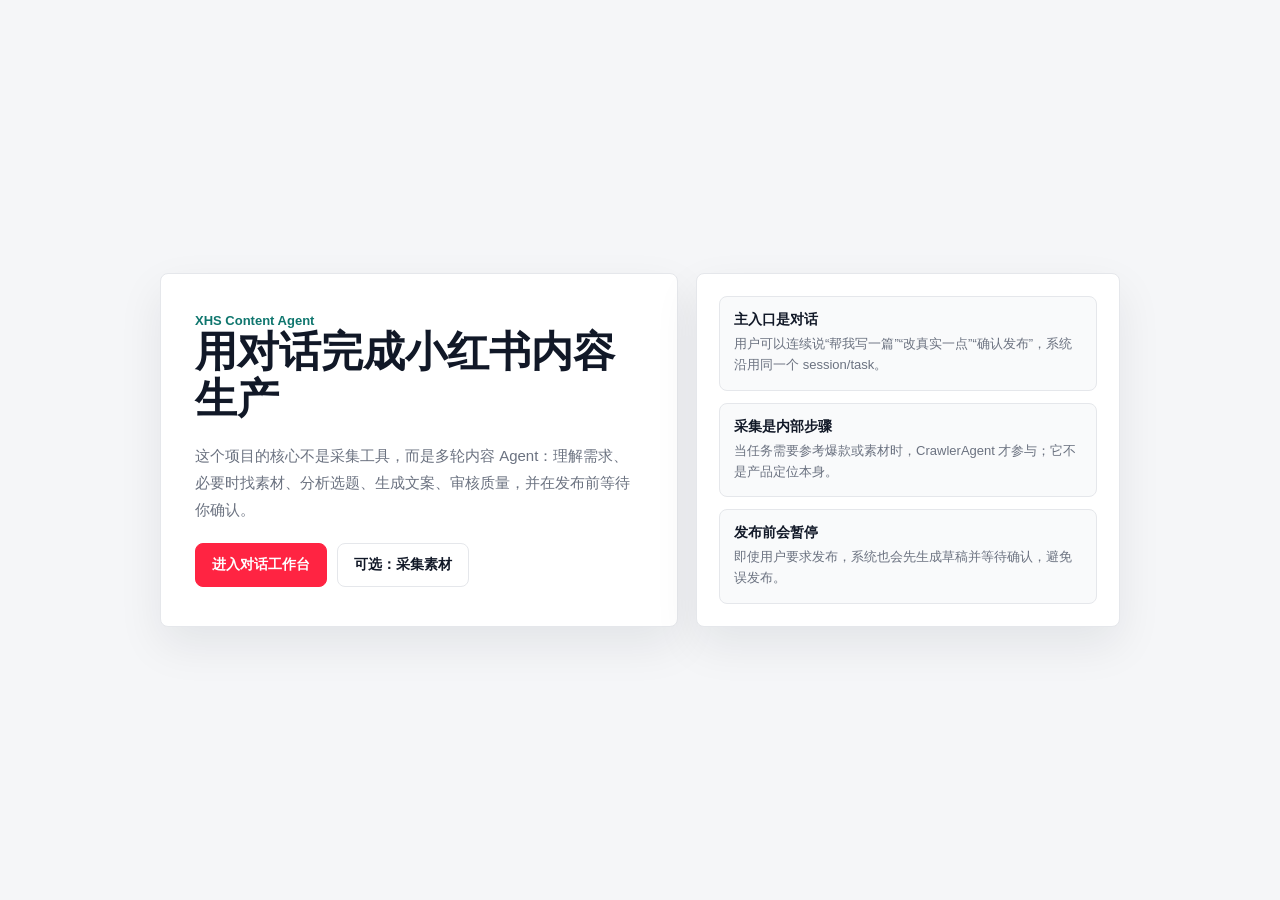
<file: static/index.html>
<!DOCTYPE html>
<html lang="zh-CN">
<head>
  <meta charset="UTF-8" />
  <meta name="viewport" content="width=device-width, initial-scale=1.0" />
  <title>小红书内容 Agent</title>
  <style>
    :root {
      --bg: #f5f6f8;
      --surface: #ffffff;
      --line: #e5e7eb;
      --text: #111827;
      --muted: #6b7280;
      --primary: #ff2442;
      --primary-dark: #e11d3a;
      --accent: #0f766e;
      --shadow: 0 18px 45px rgba(17,24,39,.08);
    }
    * { box-sizing: border-box; }
    body {
      margin: 0;
      min-height: 100vh;
      font-family: -apple-system, BlinkMacSystemFont, "Segoe UI", "PingFang SC", "Microsoft YaHei", sans-serif;
      color: var(--text);
      background: var(--bg);
      display: grid;
      place-items: center;
      padding: 24px;
    }
    .shell {
      width: min(960px, 100%);
      display: grid;
      grid-template-columns: minmax(0, 1.1fr) minmax(280px, .9fr);
      gap: 18px;
      align-items: stretch;
    }
    .hero, .panel {
      background: var(--surface);
      border: 1px solid var(--line);
      border-radius: 8px;
      box-shadow: var(--shadow);
    }
    .hero {
      padding: 34px;
      display: grid;
      align-content: center;
      gap: 20px;
    }
    .label {
      color: var(--accent);
      font-size: 13px;
      font-weight: 850;
    }
    h1 {
      margin: 0;
      font-size: 42px;
      line-height: 1.12;
      letter-spacing: 0;
    }
    p {
      margin: 0;
      color: var(--muted);
      font-size: 15px;
      line-height: 1.8;
    }
    .actions {
      display: flex;
      gap: 10px;
      flex-wrap: wrap;
    }
    .btn {
      min-height: 44px;
      display: inline-flex;
      align-items: center;
      justify-content: center;
      border-radius: 8px;
      padding: 0 16px;
      font-size: 14px;
      font-weight: 800;
      text-decoration: none;
      transition: background .18s ease, border-color .18s ease, transform .18s ease;
    }
    .btn.primary {
      background: var(--primary);
      color: #fff;
      border: 1px solid var(--primary);
    }
    .btn.primary:hover { background: var(--primary-dark); transform: translateY(-1px); }
    .btn.secondary {
      background: #fff;
      color: var(--text);
      border: 1px solid var(--line);
    }
    .btn.secondary:hover { border-color: #cbd5e1; transform: translateY(-1px); }
    .panel {
      padding: 22px;
      display: grid;
      gap: 12px;
      align-content: start;
    }
    .row {
      border: 1px solid var(--line);
      border-radius: 8px;
      padding: 14px;
      background: #f9fafb;
    }
    .row strong {
      display: block;
      margin-bottom: 5px;
      font-size: 14px;
    }
    .row span {
      color: var(--muted);
      font-size: 13px;
      line-height: 1.6;
    }
    @media (max-width: 760px) {
      body { place-items: start; }
      .shell { grid-template-columns: 1fr; }
      .hero { padding: 24px; }
      h1 { font-size: 30px; }
    }
  </style>
</head>
<body>
  <main class="shell">
    <section class="hero">
      <div>
        <div class="label">XHS Content Agent</div>
        <h1>用对话完成小红书内容生产</h1>
      </div>
      <p>这个项目的核心不是采集工具，而是多轮内容 Agent：理解需求、必要时找素材、分析选题、生成文案、审核质量，并在发布前等待你确认。</p>
      <div class="actions">
        <a class="btn primary" href="/static/generate.html">进入对话工作台</a>
        <a class="btn secondary" href="/static/crawl.html">可选：采集素材</a>
      </div>
    </section>

    <aside class="panel">
      <div class="row">
        <strong>主入口是对话</strong>
        <span>用户可以连续说“帮我写一篇”“改真实一点”“确认发布”，系统沿用同一个 session/task。</span>
      </div>
      <div class="row">
        <strong>采集是内部步骤</strong>
        <span>当任务需要参考爆款或素材时，CrawlerAgent 才参与；它不是产品定位本身。</span>
      </div>
      <div class="row">
        <strong>发布前会暂停</strong>
        <span>即使用户要求发布，系统也会先生成草稿并等待确认，避免误发布。</span>
      </div>
    </aside>
  </main>
</body>
</html>
</file>
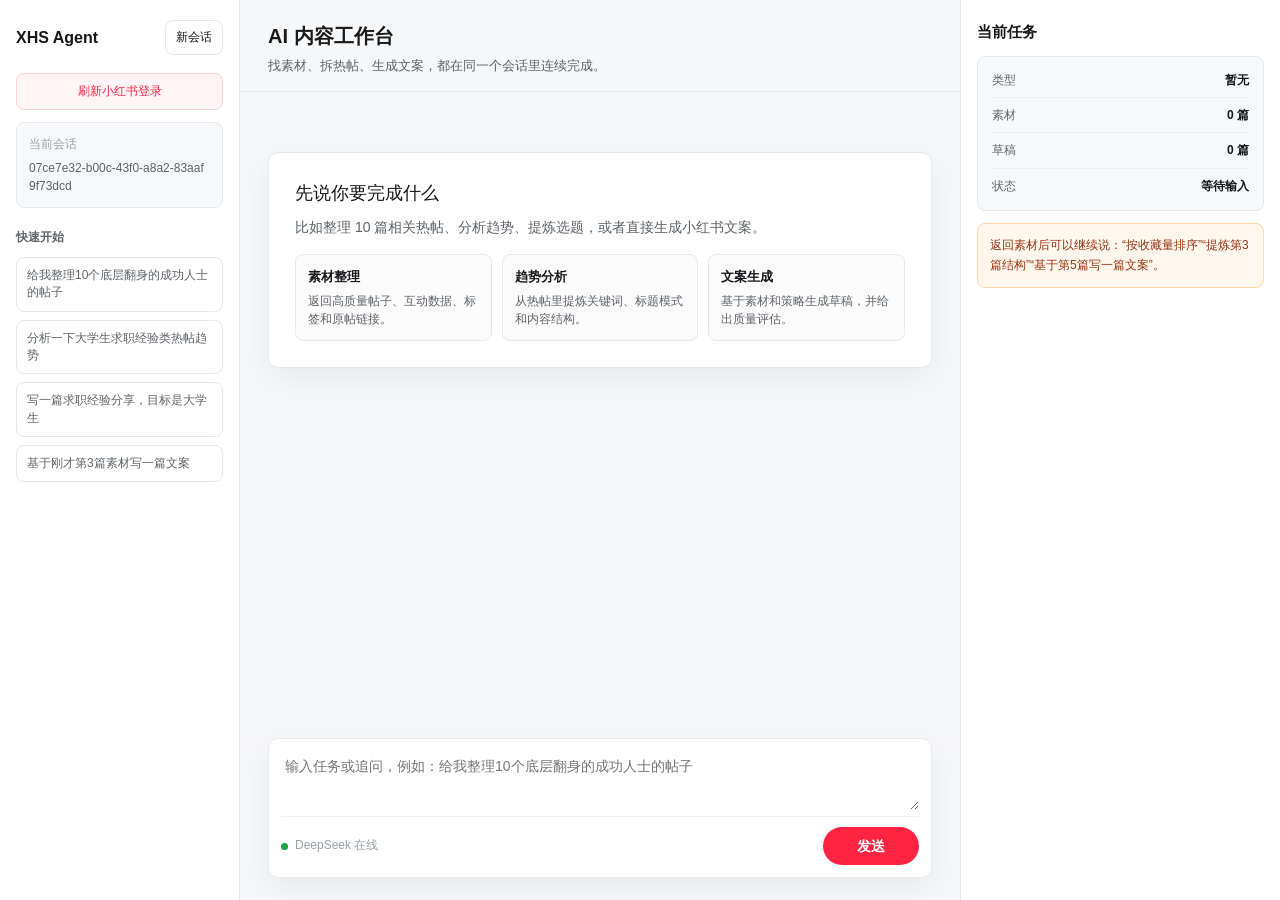
<file: static/auto.html>
<!DOCTYPE html>
<html lang="zh-CN">
<head>
  <meta charset="UTF-8" />
  <meta name="viewport" content="width=device-width, initial-scale=1.0" />
  <title>AI 内容工作台</title>
  <link rel="stylesheet" href="/static/common.css" />
  <style>
    :root {
      --surface: #ffffff;
      --panel: #f7f8fa;
      --line: #e8e8ec;
      --line-soft: #f1f1f4;
      --ink: #17181a;
      --ink-soft: #5f6368;
      --ink-muted: #9aa0a6;
      --red: #ff2442;
      --red-dark: #e51f3b;
      --green: #16a34a;
      --blue: #2563eb;
      --amber: #d97706;
      --shadow: 0 10px 32px rgba(17, 24, 39, .06);
    }

    body {
      padding: 0;
      background: #f6f7f9;
      color: var(--ink);
    }

    .workspace {
      display: grid;
      grid-template-columns: 240px minmax(0, 1fr) 320px;
      min-height: 100vh;
    }

    .sidebar,
    .task-panel {
      background: var(--surface);
      border-color: var(--line);
    }

    .sidebar {
      border-right: 1px solid var(--line);
      padding: 20px 16px;
      position: sticky;
      top: 0;
      height: 100vh;
      overflow: auto;
    }

    .brand {
      display: flex;
      align-items: center;
      justify-content: space-between;
      gap: 10px;
      margin-bottom: 18px;
    }

    .brand-title {
      font-size: 16px;
      font-weight: 700;
      letter-spacing: 0;
    }

    .new-chat {
      border: 1px solid var(--line);
      background: var(--surface);
      color: var(--ink);
      border-radius: 8px;
      padding: 7px 10px;
      cursor: pointer;
      font: inherit;
      font-size: 12px;
      transition: background .18s, border-color .18s;
    }

    .new-chat:hover {
      background: var(--panel);
      border-color: #d9dbe1;
    }

    .login-refresh {
      width: 100%;
      border: 1px solid #ffd0d8;
      background: #fff5f7;
      color: var(--red);
      border-radius: 8px;
      padding: 8px 10px;
      cursor: pointer;
      font: inherit;
      font-size: 12px;
      margin-bottom: 12px;
      transition: background .18s, border-color .18s;
    }

    .login-refresh:hover {
      background: #ffecef;
      border-color: #ff9aac;
    }

    .login-refresh:disabled {
      cursor: not-allowed;
      opacity: .65;
    }

    .session-card {
      border: 1px solid var(--line);
      border-radius: 8px;
      padding: 12px;
      background: var(--panel);
      margin-bottom: 16px;
    }

    .session-label {
      font-size: 12px;
      color: var(--ink-muted);
      margin-bottom: 4px;
    }

    .session-id {
      font-size: 12px;
      color: var(--ink-soft);
      word-break: break-all;
      line-height: 1.5;
    }

    .quick-title {
      font-size: 12px;
      font-weight: 700;
      color: var(--ink-soft);
      margin: 20px 0 10px;
    }

    .quick-list {
      display: grid;
      gap: 8px;
    }

    .quick-btn {
      width: 100%;
      text-align: left;
      border: 1px solid var(--line);
      background: var(--surface);
      color: var(--ink-soft);
      border-radius: 8px;
      padding: 9px 10px;
      cursor: pointer;
      font: inherit;
      font-size: 12px;
      line-height: 1.45;
      transition: background .18s, color .18s, border-color .18s;
    }

    .quick-btn:hover {
      color: var(--ink);
      background: var(--panel);
      border-color: #d9dbe1;
    }

    .main {
      display: flex;
      flex-direction: column;
      min-width: 0;
      height: 100vh;
    }

    .topbar-chat {
      flex: 0 0 auto;
      padding: 20px 28px 14px;
      border-bottom: 1px solid var(--line);
      background: rgba(246, 247, 249, .92);
      backdrop-filter: blur(10px);
    }

    .topbar-chat h1 {
      font-size: 20px;
      margin: 0 0 4px;
      letter-spacing: 0;
    }

    .topbar-chat p {
      margin: 0;
      color: var(--ink-soft);
      font-size: 13px;
    }

    .chat-scroll {
      flex: 1 1 auto;
      overflow: auto;
      padding: 24px 28px 130px;
    }

    .empty-state {
      max-width: 760px;
      margin: 36px auto;
      background: var(--surface);
      border: 1px solid var(--line);
      border-radius: 10px;
      padding: 26px;
      box-shadow: var(--shadow);
    }

    .empty-state h2 {
      font-size: 18px;
      margin-bottom: 8px;
    }

    .empty-state p {
      color: var(--ink-soft);
      margin-bottom: 16px;
    }

    .capability-grid {
      display: grid;
      grid-template-columns: repeat(3, minmax(0, 1fr));
      gap: 10px;
    }

    .capability {
      border: 1px solid var(--line);
      border-radius: 8px;
      padding: 12px;
      background: #fbfbfc;
    }

    .capability strong {
      display: block;
      font-size: 13px;
      margin-bottom: 4px;
    }

    .capability span {
      display: block;
      color: var(--ink-soft);
      font-size: 12px;
      line-height: 1.5;
    }

    .message {
      max-width: 860px;
      margin: 0 auto 18px;
      display: grid;
      gap: 8px;
    }

    .message.user {
      justify-items: end;
    }

    .bubble {
      border: 1px solid var(--line);
      border-radius: 10px;
      padding: 14px 16px;
      background: var(--surface);
      box-shadow: 0 1px 0 rgba(17, 24, 39, .02);
      max-width: 100%;
    }

    .message.user .bubble {
      background: #1f2937;
      color: #fff;
      border-color: #1f2937;
      max-width: 680px;
    }

    .message-meta {
      display: flex;
      align-items: center;
      gap: 8px;
      font-size: 12px;
      color: var(--ink-muted);
      margin-bottom: 8px;
    }

    .pill {
      display: inline-flex;
      align-items: center;
      height: 24px;
      padding: 0 9px;
      border-radius: 999px;
      background: #f2f3f5;
      color: var(--ink-soft);
      font-size: 12px;
      white-space: nowrap;
    }

    .pill.red {
      color: var(--red);
      background: #fff0f3;
    }

    .pill.green {
      color: var(--green);
      background: #effaf2;
    }

    .pill.blue {
      color: var(--blue);
      background: #eff6ff;
    }

    .assistant-text {
      color: var(--ink);
      line-height: 1.75;
      white-space: pre-wrap;
    }

    .progress-list {
      display: grid;
      gap: 9px;
      margin-top: 6px;
    }

    .progress-row {
      display: flex;
      align-items: center;
      gap: 10px;
      color: var(--ink-soft);
      font-size: 13px;
    }

    .progress-dot {
      width: 8px;
      height: 8px;
      border-radius: 50%;
      background: #d4d7dd;
      flex: 0 0 auto;
    }

    .progress-row.done .progress-dot {
      background: var(--green);
    }

    .progress-row.active .progress-dot {
      background: var(--red);
      box-shadow: 0 0 0 4px rgba(255, 36, 66, .12);
    }

    .source-summary,
    .draft-summary {
      display: flex;
      align-items: center;
      justify-content: space-between;
      gap: 12px;
      margin-bottom: 14px;
      padding-bottom: 12px;
      border-bottom: 1px solid var(--line-soft);
    }

    .source-summary h3,
    .draft-summary h3 {
      margin: 0;
      font-size: 16px;
    }

    .source-list,
    .draft-list {
      display: grid;
      gap: 12px;
    }

    .source-item,
    .draft-item {
      border: 1px solid var(--line);
      border-radius: 8px;
      padding: 14px;
      background: #fff;
    }

    .source-head {
      display: flex;
      justify-content: space-between;
      gap: 14px;
      align-items: flex-start;
      margin-bottom: 8px;
    }

    .source-index {
      color: var(--red);
      font-weight: 700;
      font-size: 12px;
      margin-bottom: 4px;
    }

    .source-title,
    .draft-title {
      font-size: 15px;
      font-weight: 700;
      line-height: 1.45;
      margin-bottom: 8px;
    }

    .source-stats {
      display: flex;
      flex-wrap: wrap;
      gap: 8px;
      color: var(--ink-muted);
      font-size: 12px;
      margin-bottom: 10px;
    }

    .source-content,
    .draft-body {
      color: var(--ink-soft);
      line-height: 1.75;
      white-space: pre-wrap;
      font-size: 13px;
    }

    .tags {
      display: flex;
      flex-wrap: wrap;
      gap: 6px;
      margin-top: 10px;
    }

    .tag-chip {
      border-radius: 999px;
      background: #f2f3f5;
      color: var(--ink-muted);
      font-size: 12px;
      padding: 3px 9px;
    }

    .source-actions,
    .draft-actions {
      display: flex;
      flex-wrap: wrap;
      gap: 8px;
      margin-top: 12px;
    }

    .mini-btn {
      border: 1px solid var(--line);
      background: #fff;
      color: var(--ink-soft);
      border-radius: 7px;
      padding: 6px 10px;
      font: inherit;
      font-size: 12px;
      cursor: pointer;
      text-decoration: none;
      transition: background .18s, color .18s, border-color .18s;
    }

    .mini-btn:hover {
      color: var(--ink);
      background: var(--panel);
      border-color: #d9dbe1;
      text-decoration: none;
    }

    .composer {
      position: fixed;
      left: 240px;
      right: 320px;
      bottom: 0;
      padding: 16px 28px 22px;
      background: linear-gradient(to top, #f6f7f9 78%, rgba(246, 247, 249, 0));
    }

    .composer-inner {
      max-width: 860px;
      margin: 0 auto;
      background: var(--surface);
      border: 1px solid var(--line);
      border-radius: 10px;
      box-shadow: var(--shadow);
      padding: 12px;
    }

    .composer textarea {
      min-height: 58px;
      max-height: 180px;
      padding: 4px 4px 10px;
      border: none;
      box-shadow: none;
      background: transparent;
      resize: vertical;
    }

    .composer textarea:focus {
      box-shadow: none;
      background: transparent;
      border: none;
    }

    .composer-row {
      display: flex;
      align-items: center;
      justify-content: space-between;
      gap: 12px;
      padding-top: 10px;
      border-top: 1px solid var(--line-soft);
    }

    .status {
      display: flex;
      align-items: center;
      gap: 7px;
      color: var(--ink-muted);
      font-size: 12px;
    }

    .status-dot {
      width: 7px;
      height: 7px;
      border-radius: 50%;
      background: var(--green);
    }

    .send-btn {
      display: inline-flex;
      align-items: center;
      justify-content: center;
      min-width: 96px;
      height: 38px;
      padding: 0 18px;
      border: none;
      border-radius: 999px;
      background: var(--red);
      color: #fff;
      cursor: pointer;
      font: inherit;
      font-weight: 700;
      transition: background .18s, transform .18s, opacity .18s;
      white-space: nowrap;
    }

    .send-btn:hover:not(:disabled) {
      background: var(--red-dark);
      transform: translateY(-1px);
    }

    .send-btn:disabled {
      opacity: .55;
      cursor: not-allowed;
      transform: none;
    }

    .task-panel {
      border-left: 1px solid var(--line);
      padding: 20px 16px;
      position: sticky;
      top: 0;
      height: 100vh;
      overflow: auto;
    }

    .panel-title {
      font-size: 15px;
      font-weight: 700;
      margin-bottom: 12px;
    }

    .task-card {
      border: 1px solid var(--line);
      border-radius: 8px;
      padding: 14px;
      background: var(--panel);
      margin-bottom: 12px;
    }

    .task-kv {
      display: grid;
      gap: 8px;
      font-size: 12px;
      color: var(--ink-soft);
    }

    .task-kv div {
      display: flex;
      justify-content: space-between;
      gap: 12px;
      border-bottom: 1px solid #eceef2;
      padding-bottom: 7px;
    }

    .task-kv div:last-child {
      border-bottom: none;
      padding-bottom: 0;
    }

    .task-kv strong {
      color: var(--ink);
      font-weight: 600;
      text-align: right;
    }

    .hint-box {
      background: #fff7ed;
      border: 1px solid #fed7aa;
      color: #9a3412;
      border-radius: 8px;
      padding: 12px;
      font-size: 12px;
      line-height: 1.65;
    }

    .hidden {
      display: none;
    }

    @media (max-width: 1080px) {
      .workspace {
        grid-template-columns: 220px minmax(0, 1fr);
      }

      .task-panel {
        display: none;
      }

      .composer {
        right: 0;
        left: 220px;
      }
    }

    @media (max-width: 760px) {
      .workspace {
        display: block;
      }

      .sidebar {
        position: static;
        height: auto;
        border-right: none;
        border-bottom: 1px solid var(--line);
      }

      .quick-list,
      .session-card {
        display: none;
      }

      .main {
        height: auto;
        min-height: calc(100vh - 76px);
      }

      .topbar-chat {
        padding: 16px;
      }

      .chat-scroll {
        padding: 18px 14px 150px;
      }

      .capability-grid {
        grid-template-columns: 1fr;
      }

      .composer {
        left: 0;
        right: 0;
        padding: 12px 12px 16px;
      }

      .composer-row {
        align-items: stretch;
        flex-direction: column;
      }

      .send-btn {
        width: 100%;
      }
    }
  </style>
</head>
<body>
  <div class="workspace">
    <aside class="sidebar">
      <div class="brand">
        <div class="brand-title">XHS Agent</div>
        <button class="new-chat" id="newChatBtn" type="button">新会话</button>
      </div>
      <button class="login-refresh" id="loginRefreshBtn" type="button">刷新小红书登录</button>
      <div class="session-card">
        <div class="session-label">当前会话</div>
        <div class="session-id" id="sessionIdText"></div>
      </div>
      <div class="quick-title">快速开始</div>
      <div class="quick-list">
        <button class="quick-btn" type="button">给我整理10个底层翻身的成功人士的帖子</button>
        <button class="quick-btn" type="button">分析一下大学生求职经验类热帖趋势</button>
        <button class="quick-btn" type="button">写一篇求职经验分享，目标是大学生</button>
        <button class="quick-btn" type="button">基于刚才第3篇素材写一篇文案</button>
      </div>
    </aside>

    <main class="main">
      <header class="topbar-chat">
        <h1>AI 内容工作台</h1>
        <p>找素材、拆热帖、生成文案，都在同一个会话里连续完成。</p>
      </header>

      <section class="chat-scroll" id="chatScroll">
        <div class="empty-state" id="emptyState">
          <h2>先说你要完成什么</h2>
          <p>比如整理 10 篇相关热帖、分析趋势、提炼选题，或者直接生成小红书文案。</p>
          <div class="capability-grid">
            <div class="capability">
              <strong>素材整理</strong>
              <span>返回高质量帖子、互动数据、标签和原帖链接。</span>
            </div>
            <div class="capability">
              <strong>趋势分析</strong>
              <span>从热帖里提炼关键词、标题模式和内容结构。</span>
            </div>
            <div class="capability">
              <strong>文案生成</strong>
              <span>基于素材和策略生成草稿，并给出质量评估。</span>
            </div>
          </div>
        </div>
        <div id="messageList"></div>
      </section>

      <form class="composer" id="chatForm">
        <div class="composer-inner">
          <textarea id="userInput" placeholder="输入任务或追问，例如：给我整理10个底层翻身的成功人士的帖子"></textarea>
          <div class="composer-row">
            <div class="status"><span class="status-dot"></span><span>DeepSeek 在线</span></div>
            <button class="send-btn" id="sendBtn" type="submit">发送</button>
          </div>
        </div>
      </form>
    </main>

    <aside class="task-panel">
      <div class="panel-title">当前任务</div>
      <div class="task-card">
        <div class="task-kv" id="taskSummary">
          <div><span>类型</span><strong>暂无</strong></div>
          <div><span>素材</span><strong>0 篇</strong></div>
          <div><span>草稿</span><strong>0 篇</strong></div>
          <div><span>状态</span><strong>等待输入</strong></div>
        </div>
      </div>
      <div class="hint-box">
        返回素材后可以继续说：“按收藏量排序”“提炼第3篇结构”“基于第5篇写一篇文案”。
      </div>
    </aside>
  </div>

  <script>
    const SESSION_KEY = 'xhs_agent_session_id';
    const MESSAGES_KEY = 'xhs_agent_messages';
    const TASK_KEY = 'xhs_agent_task';

    let messages = loadJson(MESSAGES_KEY, []);
    let taskState = loadJson(TASK_KEY, null);
    let sessionId = localStorage.getItem(SESSION_KEY) || createSessionId();
    let isRunning = false;

    const chatScroll = document.getElementById('chatScroll');
    const messageList = document.getElementById('messageList');
    const emptyState = document.getElementById('emptyState');
    const userInput = document.getElementById('userInput');
    const sendBtn = document.getElementById('sendBtn');
    const loginRefreshBtn = document.getElementById('loginRefreshBtn');
    const taskSummary = document.getElementById('taskSummary');
    const sessionIdText = document.getElementById('sessionIdText');

    const progressByType = {
      source_collection: ['理解需求', '搜索采集小红书热帖', '筛选高质量帖子', '整理素材列表'],
      topic_research: ['理解需求', '搜索采集小红书热帖', '分析趋势与关键词', '生成选题方向'],
      copywriting: ['理解需求', '搜索采集小红书热帖', '分析趋势与关键词', '生成选题方向', '撰写完整文案', '质量评审与优化'],
      unknown: ['理解需求', '执行任务', '整理结果']
    };

    function createSessionId() {
      const id = crypto.randomUUID ? crypto.randomUUID() : `session-${Date.now()}`;
      localStorage.setItem(SESSION_KEY, id);
      return id;
    }

    function loadJson(key, fallback) {
      try {
        const raw = localStorage.getItem(key);
        return raw ? JSON.parse(raw) : fallback;
      } catch (_) {
        return fallback;
      }
    }

    function saveState() {
      localStorage.setItem(MESSAGES_KEY, JSON.stringify(messages));
      localStorage.setItem(TASK_KEY, JSON.stringify(taskState));
    }

    function escapeHtml(value) {
      const div = document.createElement('div');
      div.textContent = value == null ? '' : String(value);
      return div.innerHTML;
    }

    function compactText(value, max = 320) {
      const text = (value || '').trim();
      return text.length > max ? `${text.slice(0, max)}...` : text;
    }

    function inferTaskTypeFromResponse(data) {
      if ((data.source_notes || []).length && !(data.results || []).length) return 'source_collection';
      if ((data.results || []).length) return 'copywriting';
      if ((data.top_keywords || []).length || data.analysis_summary) return 'topic_research';
      return 'unknown';
    }

    function taskTypeLabel(type) {
      return {
        source_collection: '素材整理',
        topic_research: '选题研究',
        copywriting: '文案生成',
        unknown: '任务'
      }[type] || type;
    }

    async function refreshXhsLogin() {
      if (!loginRefreshBtn || loginRefreshBtn.disabled) return;
      loginRefreshBtn.disabled = true;
      loginRefreshBtn.textContent = '等待扫码登录...';
      appendMessage({
        role: 'assistant',
        type: 'text',
        taskType: 'source_collection',
        content: '已打开小红书登录窗口，请在 3 分钟内完成扫码或验证码登录。登录完成后我会保存状态，再重新爬取。'
      });
      try {
        const resp = await fetch('/xhs-service/login', { method: 'POST' });
        const data = await resp.json().catch(() => ({}));
        appendMessage({
          role: 'assistant',
          type: 'text',
          taskType: 'source_collection',
          content: data.message || (data.success ? '小红书登录态已刷新。' : '小红书登录态刷新失败。')
        });
        pollXhsLoginStatus();
      } catch (error) {
        appendMessage({
          role: 'assistant',
          type: 'text',
          taskType: 'source_collection',
          content: `小红书登录态刷新失败：${error.message || error}`
        });
      } finally {
        loginRefreshBtn.disabled = false;
        loginRefreshBtn.textContent = '刷新小红书登录';
      }
    }

    async function pollXhsLoginStatus() {
      const startedAt = Date.now();
      const timer = window.setInterval(async () => {
        if (Date.now() - startedAt > 190000) {
          window.clearInterval(timer);
          return;
        }
        try {
          const resp = await fetch('/xhs-service/status');
          const data = await resp.json();
          const loginTask = data.login_task || {};
          if (loginTask.state === 'saved') {
            window.clearInterval(timer);
            appendMessage({
              role: 'assistant',
              type: 'text',
              taskType: 'source_collection',
              content: '小红书登录态已保存，可以重新发送爬取任务了。'
            });
          } else if (loginTask.state === 'failed' || loginTask.state === 'timeout') {
            window.clearInterval(timer);
            appendMessage({
              role: 'assistant',
              type: 'text',
              taskType: 'source_collection',
              content: loginTask.message || '小红书登录态刷新失败，请重试。'
            });
          }
        } catch (_) {
          window.clearInterval(timer);
        }
      }, 3000);
    }

    function appendMessage(message) {
      messages.push({ id: `msg-${Date.now()}-${Math.random()}`, createdAt: Date.now(), ...message });
      saveState();
      render();
    }

    function updateMessage(id, patch) {
      messages = messages.map((message) => message.id === id ? { ...message, ...patch } : message);
      saveState();
      render();
    }

    function render() {
      sessionIdText.textContent = sessionId;
      emptyState.classList.toggle('hidden', messages.length > 0);
      messageList.innerHTML = messages.map(renderMessage).join('');
      renderTaskSummary();
      bindInlineActions();
      requestAnimationFrame(() => {
        chatScroll.scrollTop = chatScroll.scrollHeight;
      });
    }

    function renderMessage(message) {
      if (message.role === 'user') {
        return `
          <article class="message user">
            <div class="bubble">${escapeHtml(message.content)}</div>
          </article>
        `;
      }

      const label = message.taskType ? taskTypeLabel(message.taskType) : 'AI';
      let body = '';
      if (message.type === 'progress') body = renderProgress(message);
      else if (message.type === 'source_notes') body = renderSourceNotes(message);
      else if (message.type === 'drafts') body = renderDrafts(message);
      else body = `<div class="assistant-text">${escapeHtml(message.content || '')}</div>`;

      return `
        <article class="message assistant">
          <div class="bubble">
            <div class="message-meta">
              <span class="pill red">${escapeHtml(label)}</span>
              ${message.status ? `<span class="pill ${message.status === 'completed' ? 'green' : 'blue'}">${escapeHtml(message.statusText || message.status)}</span>` : ''}
            </div>
            ${body}
          </div>
        </article>
      `;
    }

    function renderProgress(message) {
      const steps = progressByType[message.taskType || 'unknown'] || progressByType.unknown;
      const done = Number(message.done || 0);
      const rows = steps.map((step, index) => {
        const cls = index < done ? 'done' : (index === done ? 'active' : '');
        return `<div class="progress-row ${cls}"><span class="progress-dot"></span><span>${escapeHtml(step)}</span></div>`;
      }).join('');
      return `
        <div class="assistant-text">${escapeHtml(message.content || '正在处理任务...')}</div>
        <div class="progress-list">${rows}</div>
      `;
    }

    function renderSourceNotes(message) {
      const notes = message.sourceNotes || [];
      const keywords = message.topKeywords || [];
      const summary = message.analysisSummary || '';
      const list = notes.map((note, index) => {
        const tags = (note.tags || []).slice(0, 8).map((tag) => `<span class="tag-chip">#${escapeHtml(tag)}</span>`).join('');
        const url = note.url ? `<a class="mini-btn" href="${escapeHtml(note.url)}" target="_blank" rel="noreferrer">查看原帖</a>` : '';
        return `
          <section class="source-item">
            <div class="source-head">
              <div>
                <div class="source-index">素材 ${index + 1}</div>
                <div class="source-title">${escapeHtml(note.title || '未命名帖子')}</div>
              </div>
              <span class="pill">${escapeHtml(note.keyword_used || note.keyword_type || '来源')}</span>
            </div>
            <div class="source-stats">
              <span>赞 ${Number(note.likes || 0)}</span>
              <span>藏 ${Number(note.favorites || 0)}</span>
              <span>评 ${Number(note.comments || 0)}</span>
              ${note.author ? `<span>${escapeHtml(note.author)}</span>` : ''}
              ${note.publish_time ? `<span>${escapeHtml(note.publish_time)}</span>` : ''}
            </div>
            ${note.content ? `<div class="source-content">${escapeHtml(compactText(note.content))}</div>` : ''}
            ${tags ? `<div class="tags">${tags}</div>` : ''}
            <div class="source-actions">
              ${url}
              <button class="mini-btn action-fill" type="button" data-prompt="提炼第${index + 1}篇素材的内容结构">提炼结构</button>
              <button class="mini-btn action-fill" type="button" data-prompt="基于第${index + 1}篇素材写一篇小红书文案">基于它写</button>
            </div>
          </section>
        `;
      }).join('');

      return `
        <div class="source-summary">
          <div>
            <h3>已整理到 ${notes.length} 篇相关帖子</h3>
            ${summary ? `<div class="source-content">${escapeHtml(summary)}</div>` : ''}
          </div>
          <span class="pill green">素材列表</span>
        </div>
        ${keywords.length ? `<div class="tags">${keywords.slice(0, 10).map((word) => `<span class="tag-chip">#${escapeHtml(word)}</span>`).join('')}</div>` : ''}
        <div class="source-list">${list || '<div class="assistant-text">没有返回可展示的帖子。</div>'}</div>
      `;
    }

    function renderDrafts(message) {
      const results = message.results || [];
      let count = 0;
      const list = results.map((block) => {
        const topic = block.topic || {};
        const critique = block.critique || null;
        return (block.contents || []).map((content) => {
          count += 1;
          const tags = (content.hashtags || []).slice(0, 10).map((tag) => `<span class="tag-chip">#${escapeHtml(tag)}</span>`).join('');
          const score = critique ? Number(critique.total_score || 0) : null;
          return `
            <section class="draft-item">
              <div class="source-index">草稿 ${count} · ${escapeHtml(topic.title || '选题')}</div>
              <div class="draft-title">${escapeHtml(content.title || '')}</div>
              <div class="draft-body">${escapeHtml(content.body || '')}</div>
              ${tags ? `<div class="tags">${tags}</div>` : ''}
              ${content.cta ? `<div class="source-content" style="margin-top:10px;">${escapeHtml(content.cta)}</div>` : ''}
              <div class="draft-actions">
                ${score !== null ? `<span class="pill ${score >= 75 ? 'green' : 'red'}">评分 ${score}</span>` : ''}
                <button class="mini-btn action-fill" type="button" data-prompt="修改第${count}篇文案，让它更真实、更像小红书表达">继续修改</button>
              </div>
            </section>
          `;
        }).join('');
      }).join('');

      return `
        <div class="draft-summary">
          <h3>已生成 ${count} 篇文案草稿</h3>
          <span class="pill blue">文案结果</span>
        </div>
        <div class="draft-list">${list || '<div class="assistant-text">没有返回草稿。</div>'}</div>
      `;
    }

    function renderTaskSummary() {
      const type = taskState?.taskType || '暂无';
      const noteCount = taskState?.sourceNotes?.length || 0;
      const draftCount = (taskState?.results || []).reduce((sum, block) => sum + ((block.contents || []).length), 0);
      const status = isRunning ? '运行中' : (messages.length ? '已就绪' : '等待输入');
      taskSummary.innerHTML = `
        <div><span>类型</span><strong>${escapeHtml(type === '暂无' ? type : taskTypeLabel(type))}</strong></div>
        <div><span>素材</span><strong>${noteCount} 篇</strong></div>
        <div><span>草稿</span><strong>${draftCount} 篇</strong></div>
        <div><span>状态</span><strong>${escapeHtml(status)}</strong></div>
      `;
    }

    function bindInlineActions() {
      document.querySelectorAll('.action-fill').forEach((button) => {
        button.addEventListener('click', () => {
          userInput.value = button.dataset.prompt || '';
          userInput.focus();
        });
      });
    }

    function setRunning(next) {
      isRunning = next;
      sendBtn.disabled = next;
      sendBtn.textContent = next ? '处理中' : '发送';
      renderTaskSummary();
    }

    function guessTaskType(message) {
      if (/(整理|收集|返回|找|搜索|爬取|给我).*(帖子|热帖|案例|素材|笔记)/.test(message)) return 'source_collection';
      if (/\d{1,2}\s*(个|篇|条|则)?[^，。；\n]{0,24}?(帖子|热帖|案例|素材|笔记)/.test(message)) return 'source_collection';
      if (/(分析|趋势|选题|方向)/.test(message) && !/(写一篇|生成文案|文案)/.test(message)) return 'topic_research';
      if (/(写一篇|生成|文案|草稿|基于第\d+篇)/.test(message)) return 'copywriting';
      return taskState?.taskType || 'unknown';
    }

    async function submitMessage(event) {
      event.preventDefault();
      const content = userInput.value.trim();
      if (!content || isRunning) return;

      appendMessage({ role: 'user', content });
      userInput.value = '';

      const taskType = guessTaskType(content);
      const progressId = `progress-${Date.now()}`;
      messages.push({
        id: progressId,
        role: 'assistant',
        type: 'progress',
        taskType,
        status: 'running',
        statusText: '运行中',
        content: taskType === 'source_collection' ? '我会优先返回帖子素材，不生成文案。' : '我正在编排任务路线。',
        done: 0,
        createdAt: Date.now()
      });
      saveState();
      render();
      setRunning(true);

      const timer = window.setInterval(() => {
        const current = messages.find((message) => message.id === progressId);
        if (!current || current.status !== 'running') {
          window.clearInterval(timer);
          return;
        }
        const total = (progressByType[current.taskType] || progressByType.unknown).length;
        updateMessage(progressId, { done: Math.min((current.done || 0) + 1, total - 1) });
      }, 1200);

      try {
        const response = await fetch('/agent/run', {
          method: 'POST',
          headers: { 'Content-Type': 'application/json' },
          body: JSON.stringify({
            user_id: 'anonymous',
            session_id: sessionId,
            user_message: content,
            audience: '大学生女性',
            tone: '真实分享',
            topic_count: 2,
            content_count_per_topic: 1,
            min_final_note_count: 2,
            raw_crawl_limit: 30,
            final_note_limit: 10
          })
        });

        if (!response.ok) {
          const errorData = await response.json().catch(() => ({}));
          throw new Error(errorData.detail || `请求失败 HTTP ${response.status}`);
        }

        const data = await response.json();
        const resolvedType = inferTaskTypeFromResponse(data);
        const finalProgress = progressByType[resolvedType] || progressByType.unknown;
        updateMessage(progressId, {
          taskType: resolvedType,
          status: data.failed ? 'failed' : 'completed',
          statusText: data.failed ? '失败' : '完成',
          content: data.failed ? (data.error_message || '任务执行失败') : '任务已完成，结果如下。',
          done: finalProgress.length
        });

        if (data.needs_clarification) {
          appendMessage({
            role: 'assistant',
            type: 'text',
            taskType: 'unknown',
            content: `${data.clarification_question || '还需要补充信息。'}${data.clarification_tips ? `\n${data.clarification_tips}` : ''}`
          });
        } else if (data.failed) {
          appendMessage({
            role: 'assistant',
            type: 'text',
            taskType: 'unknown',
            content: data.error_message || '任务失败，请换一种说法重试。'
          });
        } else if ((data.source_notes || []).length && !(data.results || []).length) {
          const resultMessage = {
            role: 'assistant',
            type: 'source_notes',
            taskType: 'source_collection',
            sourceNotes: data.source_notes || [],
            analysisSummary: data.analysis_summary || '',
            topKeywords: data.top_keywords || []
          };
          taskState = {
            taskType: 'source_collection',
            sourceNotes: resultMessage.sourceNotes,
            analysisSummary: resultMessage.analysisSummary,
            topKeywords: resultMessage.topKeywords,
            results: []
          };
          appendMessage(resultMessage);
        } else if ((data.results || []).length) {
          const resultMessage = {
            role: 'assistant',
            type: 'drafts',
            taskType: 'copywriting',
            results: data.results || [],
            sourceNotes: data.source_notes || [],
            analysisSummary: data.analysis_summary || '',
            topKeywords: data.top_keywords || []
          };
          taskState = {
            taskType: 'copywriting',
            sourceNotes: resultMessage.sourceNotes,
            analysisSummary: resultMessage.analysisSummary,
            topKeywords: resultMessage.topKeywords,
            results: resultMessage.results
          };
          appendMessage(resultMessage);
        } else {
          appendMessage({
            role: 'assistant',
            type: 'text',
            taskType: resolvedType,
            content: '任务完成，但没有返回可展示的素材或文案。'
          });
        }
      } catch (error) {
        updateMessage(progressId, {
          status: 'failed',
          statusText: '失败',
          content: error.message || '请求异常'
        });
        appendMessage({
          role: 'assistant',
          type: 'text',
          taskType: 'unknown',
          content: `请求异常：${error.message || error}`
        });
      } finally {
        window.clearInterval(timer);
        saveState();
        setRunning(false);
        render();
      }
    }

    document.getElementById('chatForm').addEventListener('submit', submitMessage);
    if (loginRefreshBtn) {
      loginRefreshBtn.addEventListener('click', refreshXhsLogin);
    }
    document.getElementById('newChatBtn').addEventListener('click', () => {
      messages = [];
      taskState = null;
      sessionId = createSessionId();
      saveState();
      render();
      userInput.focus();
    });
    document.querySelectorAll('.quick-btn').forEach((button) => {
      button.addEventListener('click', () => {
        userInput.value = button.textContent.trim();
        userInput.focus();
      });
    });

    userInput.addEventListener('keydown', (event) => {
      if (event.key === 'Enter' && (event.metaKey || event.ctrlKey)) {
        document.getElementById('chatForm').requestSubmit();
      }
    });

    render();
  </script>
</body>
</html>
</file>
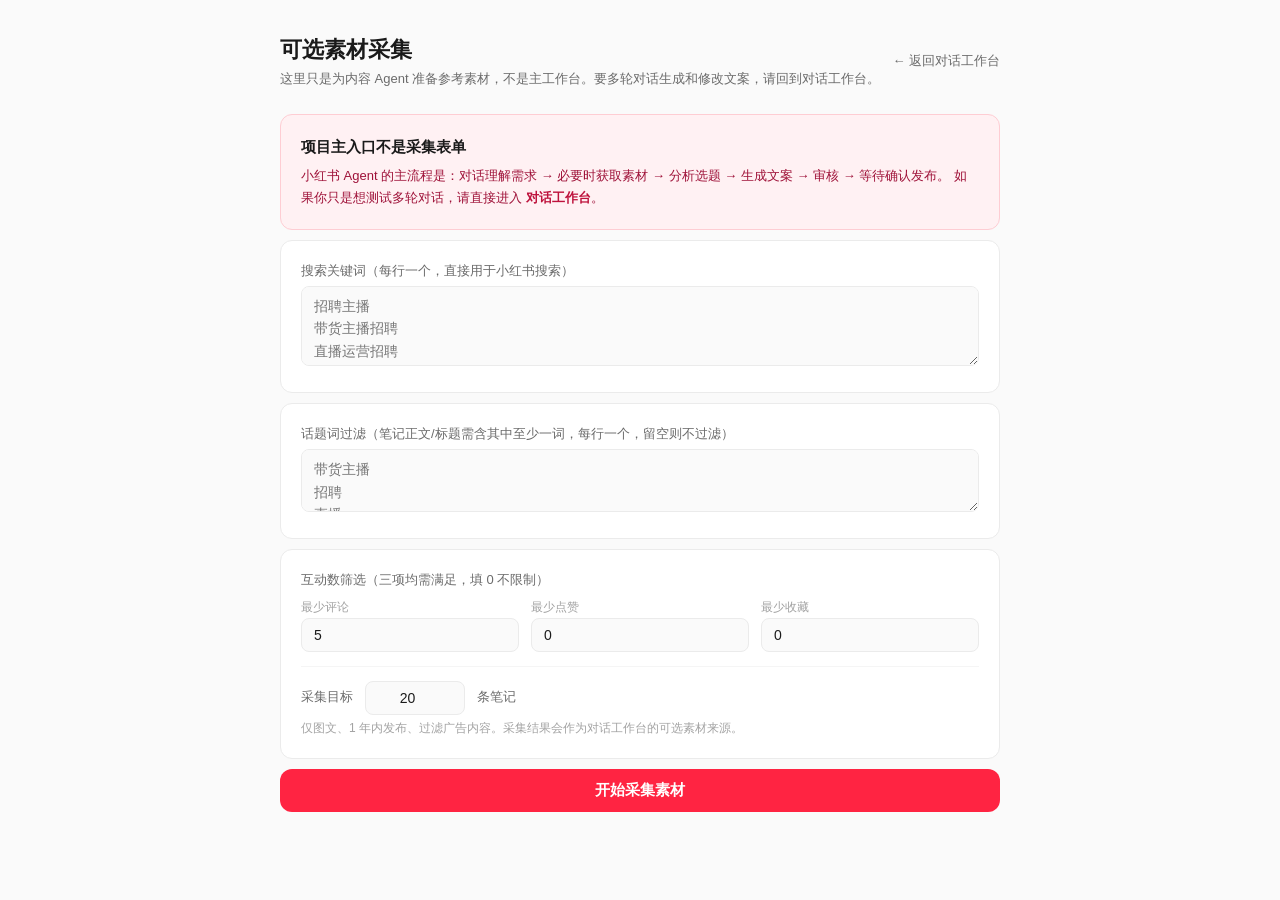
<file: static/crawl.html>
<!DOCTYPE html>
<html lang="zh-CN">
<head>
  <meta charset="UTF-8" />
  <meta name="viewport" content="width=device-width, initial-scale=1.0" />
  <title>可选素材采集 - 小红书内容 Agent</title>
  <link rel="stylesheet" href="/static/common.css" />
</head>
<body>
<div class="container">

  <div class="topbar">
    <div>
      <h1>可选素材采集</h1>
      <p style="font-size:13px;color:var(--text-secondary);margin-top:2px;">
        这里只是为内容 Agent 准备参考素材，不是主工作台。要多轮对话生成和修改文案，请回到对话工作台。
      </p>
    </div>
    <a class="back-link" href="/static/generate.html">← 返回对话工作台</a>
  </div>

  <div class="card" style="border-color:#fecdd3;background:#fff1f3;">
    <div style="font-size:15px;font-weight:700;margin-bottom:6px;">项目主入口不是采集表单</div>
    <div style="font-size:13px;color:#9f1239;line-height:1.7;">
      小红书 Agent 的主流程是：对话理解需求 → 必要时获取素材 → 分析选题 → 生成文案 → 审核 → 等待确认发布。
      如果你只是想测试多轮对话，请直接进入
      <a href="/static/generate.html" style="color:#be123c;font-weight:700;">对话工作台</a>。
    </div>
  </div>

  <form id="crawlForm">

    <div class="card">
      <label>搜索关键词（每行一个，直接用于小红书搜索）</label>
      <textarea id="keywords" placeholder="招聘主播&#10;带货主播招聘&#10;直播运营招聘" required></textarea>
    </div>

    <div class="card">
      <label>话题词过滤（笔记正文/标题需含其中至少一词，每行一个，留空则不过滤）</label>
      <textarea id="topicWords" placeholder="带货主播&#10;招聘&#10;直播&#10;运营" style="min-height:60px;"></textarea>
    </div>

    <div class="card">
      <label>互动数筛选（三项均需满足，填 0 不限制）</label>
      <div class="row3">
        <div>
          <span style="font-size:12px;color:var(--text-muted);">最少评论</span>
          <input type="number" id="minComments" value="5" min="0" />
        </div>
        <div>
          <span style="font-size:12px;color:var(--text-muted);">最少点赞</span>
          <input type="number" id="minLikes" value="0" min="0" />
        </div>
        <div>
          <span style="font-size:12px;color:var(--text-muted);">最少收藏</span>
          <input type="number" id="minFavorites" value="0" min="0" />
        </div>
      </div>
      <div class="divider"></div>
      <div style="display:flex;align-items:center;gap:12px;">
        <span style="font-size:13px;color:var(--text-secondary);white-space:nowrap;">采集目标</span>
        <input type="number" id="targetCount" value="20" min="1" max="200" style="width:100px;text-align:center;" />
        <span style="font-size:13px;color:var(--text-secondary);">条笔记</span>
      </div>
      <p class="hint">仅图文、1 年内发布、过滤广告内容。采集结果会作为对话工作台的可选素材来源。</p>
    </div>

    <button type="submit" class="btn btn-primary btn-lg btn-block" id="submitBtn">开始采集素材</button>
  </form>

  <div class="status-bar" id="status"></div>

</div>

<script>
  var form = document.getElementById('crawlForm');
  var statusEl = document.getElementById('status');
  var submitBtn = document.getElementById('submitBtn');

  function parseLines(text) {
    return text.split('\n').map(function(s){return s.trim()}).filter(Boolean);
  }

  function setStatus(type, msg) {
    statusEl.className = 'status-bar show ' + type;
    statusEl.textContent = msg;
  }

  form.addEventListener('submit', async function(e) {
    e.preventDefault();

    var keywords = parseLines(document.getElementById('keywords').value);
    var topicWords = parseLines(document.getElementById('topicWords').value);
    var minComments = parseInt(document.getElementById('minComments').value, 10) || 0;
    var minLikes = parseInt(document.getElementById('minLikes').value, 10) || 0;
    var minFavorites = parseInt(document.getElementById('minFavorites').value, 10) || 0;
    var targetCount = parseInt(document.getElementById('targetCount').value, 10) || 20;

    if (!keywords.length) {
      alert('请填写至少一个关键词');
      return;
    }

    submitBtn.disabled = true;
    submitBtn.textContent = '采集中...';
    setStatus('info', '浏览器即将自动采集素材。采集过程完成后，会把素材保存到本地并返回结果页。');

    try {
      var resp = await fetch('/local-crawl/search', {
        method: 'POST',
        headers: { 'Content-Type': 'application/json' },
        body: JSON.stringify({
          keywords: keywords,
          topic_words: topicWords,
          min_comments: minComments,
          min_likes: minLikes,
          min_favorites: minFavorites,
          target_count: targetCount
        })
      });

      if (!resp.ok) {
        var err = await resp.json().catch(function(){ return {detail: resp.statusText}; });
        throw new Error(err.detail || 'HTTP ' + resp.status);
      }

      var data = await resp.json();
      localStorage.setItem('xhs_crawl_result', JSON.stringify(data));
      setStatus('success', '素材采集完成，共 ' + data.count + ' 条，正在跳转...');
      setTimeout(function() { window.location.href = '/static/crawl_results.html'; }, 800);

    } catch(err) {
      setStatus('error', '素材采集失败：' + err.message);
      submitBtn.disabled = false;
      submitBtn.textContent = '开始采集素材';
    }
  });
</script>
</body>
</html>
</file>
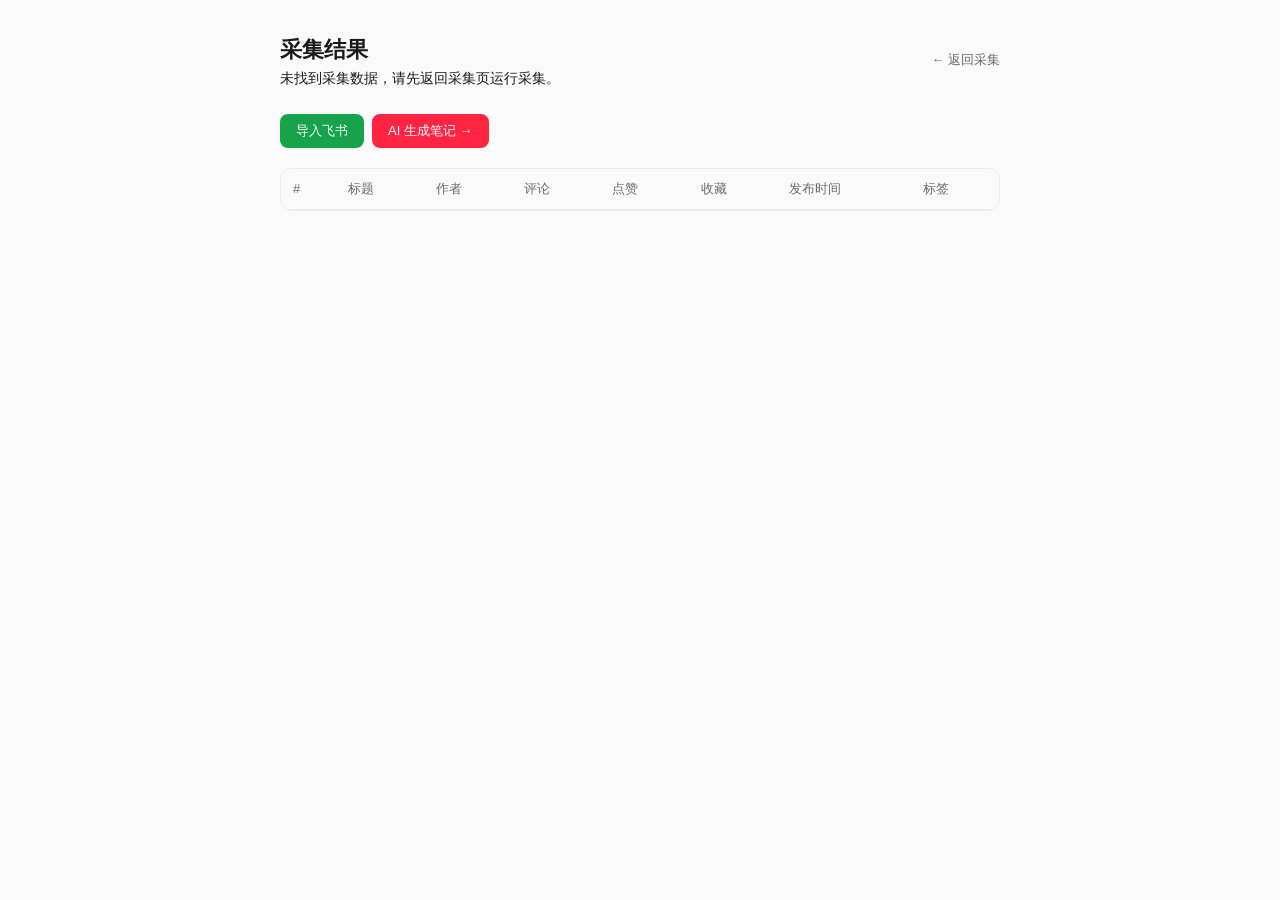
<file: static/crawl_results.html>
<!DOCTYPE html>
<html lang="zh-CN">
<head>
  <meta charset="UTF-8" />
  <meta name="viewport" content="width=device-width, initial-scale=1.0" />
  <title>采集结果 · 小红书助手</title>
  <link rel="stylesheet" href="/static/common.css" />
  <style>
    /* 手机端卡片视图 */
    @media (max-width: 640px) {
      .table-wrap { display: none; }
      .mobile-cards { display: block; }
    }
    @media (min-width: 641px) {
      .mobile-cards { display: none; }
    }
    .item-card {
      background: var(--card); border: 1px solid var(--border);
      border-radius: var(--radius); padding: 14px 16px; margin-bottom: 8px;
    }
    .item-card .item-title {
      font-size: 14px; font-weight: 500; margin-bottom: 6px;
      display: -webkit-box; -webkit-line-clamp: 2; -webkit-box-orient: vertical;
      overflow: hidden;
    }
    .item-card .item-meta {
      font-size: 12px; color: var(--text-secondary); margin-bottom: 6px;
    }
    .item-card .item-tags { margin-bottom: 6px; }
    .item-card .item-link { font-size: 12px; }
    .stat-row {
      display: flex; gap: 6px; align-items: center; flex-wrap: wrap;
    }
    .stat-num {
      font-size: 11px; color: var(--text-secondary); white-space: nowrap;
    }
  </style>
</head>
<body>
<div class="container">

  <div class="topbar">
    <div>
      <h1>采集结果</h1>
      <p class="subtitle" id="statLabel">加载中…</p>
    </div>
    <a class="back-link" href="/static/crawl.html">← 返回采集</a>
  </div>

  <div style="display:flex;gap:8px;flex-wrap:wrap;margin-bottom:20px;">
    <button class="btn btn-success" id="feishuBtn">导入飞书</button>
    <button class="btn btn-primary" id="generateBtn">AI 生成笔记 →</button>
  </div>

  <!-- 移动端卡片 -->
  <div class="mobile-cards" id="mobileCards"></div>

  <!-- 桌面端表格 -->
  <div class="table-wrap">
    <table>
      <thead>
        <tr>
          <th>#</th><th>标题</th><th>作者</th>
          <th>评论</th><th>点赞</th><th>收藏</th>
          <th>发布时间</th><th>标签</th>
        </tr>
      </thead>
      <tbody id="tbody"></tbody>
    </table>
  </div>

</div>

<div id="toast"></div>

<script>
  function esc(s){ return String(s||'').replace(/&/g,'&amp;').replace(/</g,'&lt;').replace(/>/g,'&gt;').replace(/"/g,'&quot;'); }
  function toast(msg,ms){ ms=ms||2500; var t=document.getElementById('toast'); t.textContent=msg; t.className='show'; setTimeout(function(){t.className='';},ms); }

  var raw = localStorage.getItem('xhs_crawl_result');

  if (!raw) {
    document.getElementById('statLabel').textContent = '未找到采集数据，请先返回采集页运行采集。';
  } else {
    var data = JSON.parse(raw);
    document.getElementById('statLabel').textContent = '共 ' + data.count + ' 条笔记（目标 ' + data.target_count + ' 条）';

    // 桌面表格
    document.getElementById('tbody').innerHTML = (data.items || []).map(function(item, i){
      return '<tr>' +
        '<td>' + (i+1) + '</td>' +
        '<td><a href="' + esc(item.url) + '" target="_blank">' + esc(item.title) + '</a></td>' +
        '<td>' + esc(item.author||'-') + '</td>' +
        '<td class="num">' + (item.comments||0) + '</td>' +
        '<td class="num">' + (item.likes||0) + '</td>' +
        '<td class="num">' + (item.favorites||0) + '</td>' +
        '<td>' + esc(item.publish_time||'-') + '</td>' +
        '<td>' + (item.tags||[]).map(function(t){return '<span class="tag">'+esc(t)+'</span>';}).join('') + '</td>' +
        '</tr>';
    }).join('');

    // 移动端卡片
    document.getElementById('mobileCards').innerHTML = (data.items || []).map(function(item, i){
      return '<div class="item-card">' +
        '<div class="item-title">' + esc(item.title) + '</div>' +
        '<div class="item-meta">' + esc(item.author||'匿名') + ' · ' +
        '<span class="stat-num">' + (item.comments||0) + ' 评</span> ' +
        '<span class="stat-num">' + (item.likes||0) + ' 赞</span> ' +
        '<span class="stat-num">' + (item.favorites||0) + ' 藏</span> ' +
        '· ' + esc(item.publish_time||'-') +
        '</div>' +
        '<div class="item-tags">' + (item.tags||[]).map(function(t){return '<span class="tag">'+esc(t)+'</span>';}).join('') + '</div>' +
        '<a class="item-link" href="' + esc(item.url) + '" target="_blank">查看原文 →</a>' +
        '</div>';
    }).join('');
  }

  document.getElementById('feishuBtn').addEventListener('click', async function(){
    if (!data || !data.items || !data.items.length) { toast('没有数据可导入'); return; }
    this.disabled = true;
    this.textContent = '同步中…';
    try {
      var resp = await fetch('/feishu/sync-crawled', {
        method: 'POST',
        headers: {'Content-Type':'application/json'},
        body: JSON.stringify({ items: data.items }),
      });
      var result = await resp.json();
      toast(result.success ? '已导入飞书' : result.message, 3500);
    } catch(e) {
      toast('请求失败: ' + e.message, 3500);
    } finally {
      this.disabled = false;
      this.textContent = '导入飞书';
    }
  });

  document.getElementById('generateBtn').addEventListener('click', function(){
    window.location.href = '/static/generate.html';
  });
</script>
</body>
</html>
</file>
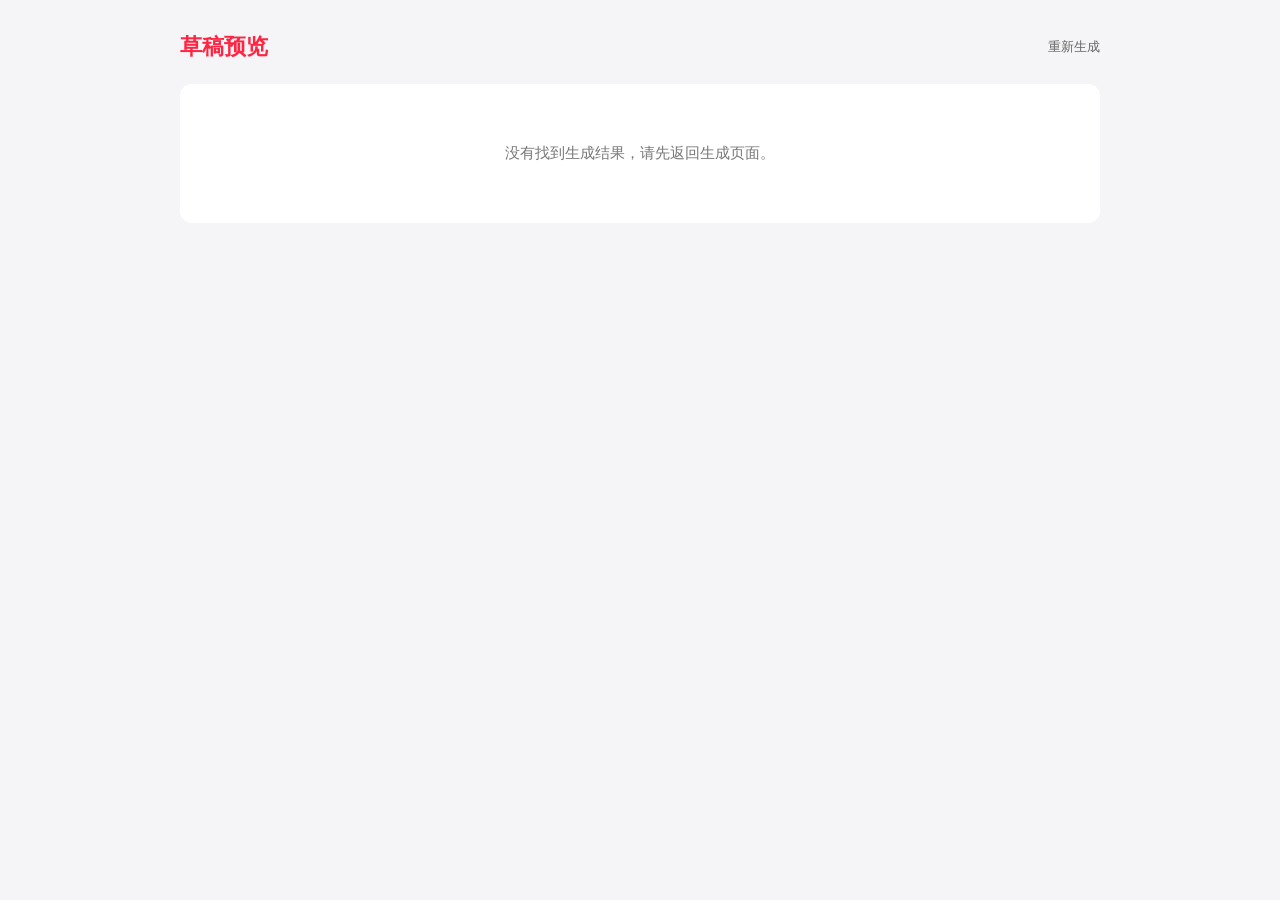
<file: static/generate_results.html>
<!DOCTYPE html>
<html lang="zh-CN">
<head>
  <meta charset="UTF-8" />
  <meta name="viewport" content="width=device-width, initial-scale=1.0" />
  <title>草稿预览 · 小红书助手</title>
  <style>
    *,*::before,*::after{box-sizing:border-box;margin:0;padding:0}
    body{font-family:-apple-system,BlinkMacSystemFont,"PingFang SC","Microsoft YaHei",sans-serif;background:#f5f5f7;color:#1d1d1f;padding:32px 20px;min-height:100vh}
    .container{max-width:920px;margin:0 auto}
    .topbar{display:flex;align-items:center;justify-content:space-between;margin-bottom:22px;gap:12px;flex-wrap:wrap}
    h1{font-size:22px;font-weight:700;color:#ff2442}
    .back{font-size:13px;color:#666;text-decoration:none}.back:hover{color:#ff2442}
    .summary{background:#fff;border-radius:12px;padding:14px 18px;margin-bottom:18px;font-size:14px;color:#555;box-shadow:0 1px 3px rgba(0,0,0,.05);line-height:1.7}
    .summary strong{color:#1d1d1f}
    .download-row{display:flex;gap:10px;flex-wrap:wrap;margin-top:10px}
    .note-card{background:#fff;border-radius:12px;margin-bottom:18px;box-shadow:0 1px 5px rgba(0,0,0,.07);overflow:hidden}
    .note-header{background:#fff0f3;padding:14px 18px;display:flex;align-items:center;gap:10px}
    .note-index{font-size:12px;font-weight:700;color:#ff2442;background:#ffe0e6;border-radius:6px;padding:3px 8px;flex-shrink:0}
    .note-topic{font-size:15px;font-weight:700;color:#1d1d1f}
    .note-body{padding:18px}
    .field-label{font-size:12px;color:#888;margin-bottom:5px}
    .field-val{font-size:14px;color:#1d1d1f;line-height:1.7;margin-bottom:13px;word-break:break-word}
    .field-val.title{font-size:17px;font-weight:700}
    .field-val.body{white-space:pre-wrap;background:#fafafa;border:1px solid #eee;border-radius:8px;padding:12px}
    .tags{display:flex;flex-wrap:wrap;gap:6px;margin-bottom:13px}
    .tag{background:#fff0f3;color:#ff2442;border-radius:6px;padding:3px 8px;font-size:12px}
    .score{display:inline-flex;align-items:center;background:#f2f7ff;color:#1d5ca8;border-radius:6px;padding:3px 8px;font-size:12px;margin-bottom:12px}
    .images-row{display:flex;flex-wrap:wrap;gap:10px;margin-bottom:14px}
    .images-row img{width:112px;height:112px;object-fit:cover;border-radius:8px;border:1.5px solid #e0e0e5;background:#f5f5f7}
    .path-text{font-size:10px;color:#999;max-width:112px;overflow:hidden;text-overflow:ellipsis;white-space:nowrap;margin-top:3px}
    .actions{display:flex;gap:8px;flex-wrap:wrap;margin-top:4px}
    .btn{padding:9px 14px;border:none;border-radius:8px;font-size:13px;font-weight:700;cursor:pointer;text-decoration:none;display:inline-flex;align-items:center;justify-content:center;min-height:36px}
    .btn:hover{opacity:.86}.btn:disabled{opacity:.45;cursor:not-allowed}
    .btn-primary{background:#ff2442;color:#fff}
    .btn-dark{background:#1d1d1f;color:#fff}
    .btn-green{background:#2da44e;color:#fff}
    .btn-outline{background:#fff;color:#1d1d1f;border:1.5px solid #ddd}
    .revision-panel{background:#fff;border-radius:12px;padding:18px;margin-top:20px;box-shadow:0 1px 5px rgba(0,0,0,.07)}
    .revision-panel h2{font-size:15px;margin-bottom:10px}
    textarea{width:100%;min-height:92px;border:1.5px solid #ddd;border-radius:10px;padding:12px;font-size:14px;line-height:1.7;resize:vertical;outline:none;background:#fafafa}
    textarea:focus{border-color:#ff2442;background:#fff}
    .empty{text-align:center;padding:60px 20px;color:#777;font-size:15px;background:#fff;border-radius:12px}
    #toast{position:fixed;bottom:24px;left:50%;transform:translateX(-50%);background:#1d1d1f;color:#fff;padding:10px 22px;border-radius:10px;font-size:14px;display:none;z-index:999}
  </style>
</head>
<body>
<div class="container">
  <div class="topbar">
    <h1>草稿预览</h1>
    <a class="back" href="/static/generate.html">重新生成</a>
  </div>

  <div id="summary"></div>
  <div id="cards"></div>
  <div id="revisionPanel"></div>
</div>

<div id="toast"></div>

<script>
  function esc(s){return String(s||'').replace(/&/g,'&amp;').replace(/</g,'&lt;').replace(/>/g,'&gt;')}
  function toast(msg,ms=2600){const t=document.getElementById('toast');t.textContent=msg;t.style.display='block';setTimeout(()=>t.style.display='none',ms)}
  function getSessionId(){
    let id = localStorage.getItem('xhs_session_id');
    if (!id) {
      id = crypto.randomUUID ? crypto.randomUUID() : String(Date.now());
      localStorage.setItem('xhs_session_id', id);
    }
    return id;
  }
  function preparedFromAgent(agentResult){
    const prepared = [];
    for (const block of agentResult.results || []) {
      for (const content of block.contents || []) {
        prepared.push({topic:block.topic, content, prepare_result:null, critique:block.critique || null});
      }
    }
    return prepared;
  }
  function contentText(content){
    return [content.body, content.cta].filter(Boolean).join('\n\n');
  }
  function candidatePayload(item, idx){
    return {
      index: idx + 1,
      topic_title: item.topic?.title,
      topic_reason: item.topic?.reason,
      content_title: item.content?.title,
      content: item.content,
      critique: item.critique || null,
      score: item.critique?.total_score || null
    };
  }

  const raw = localStorage.getItem('xhs_generate_result');
  const cardsEl = document.getElementById('cards');
  const summaryEl = document.getElementById('summary');
  const revisionEl = document.getElementById('revisionPanel');

  if (!raw) {
    summaryEl.innerHTML = '';
    cardsEl.innerHTML = '<div class="empty">没有找到生成结果，请先返回生成页面。</div>';
  } else {
    const data = JSON.parse(raw);
    const agentResult = data.agent_result || {};
    const preparedResults = (data.prepared_results && data.prepared_results.length)
      ? data.prepared_results
      : preparedFromAgent(agentResult);
    const draft = agentResult.draft_package;
    const total = preparedResults.length;

    summaryEl.className = 'summary';
    summaryEl.innerHTML = `
      共生成 <strong>${total}</strong> 篇候选草稿。
      ${agentResult.needs_clarification ? `<br />系统提示：${esc(agentResult.clarification_question)}` : ''}
      ${draft ? `
        <div class="download-row">
          <a class="btn btn-outline" href="${esc(draft.markdown_url)}" target="_blank">下载 Markdown</a>
          <a class="btn btn-outline" href="${esc(draft.json_url)}" target="_blank">查看 JSON</a>
        </div>
      ` : ''}
    `;

    preparedResults.forEach((item, idx) => {
      const topic = item.topic || {};
      const content = item.content || {};
      const prep = item.prepare_result || {};
      const mcp = prep.mcp_args || {
        title: content.title,
        content: contentText(content),
        tags: content.hashtags || []
      };
      const images = prep.image_paths || [];
      const critique = item.critique || null;

      const card = document.createElement('div');
      card.className = 'note-card';
      card.innerHTML = `
        <div class="note-header">
          <span class="note-index">#${idx + 1}</span>
          <span class="note-topic">${esc(topic.title || '未命名选题')}</span>
        </div>
        <div class="note-body">
          ${critique?.total_score ? `<span class="score">评分 ${esc(critique.total_score)}</span>` : ''}
          <div class="field-label">标题</div>
          <div class="field-val title">${esc(mcp.title)}</div>
          <div class="field-label">正文</div>
          <div class="field-val body">${esc(mcp.content)}</div>
          <div class="field-label">标签</div>
          <div class="tags">${(mcp.tags||[]).map(t=>`<span class="tag">#${esc(t)}</span>`).join('')}</div>
          ${content.image_suggestion ? `
            <div class="field-label">配图建议</div>
            <div class="field-val">${esc(content.image_suggestion)}</div>
          ` : ''}
          ${images.length ? `
            <div class="field-label">图片</div>
            <div class="images-row">
              ${images.map(p=>{
                const f = p.split(/[/\\]/).pop();
                return `<div>
                  <img src="/images/${esc(f)}" onerror="this.style.display='none'" />
                  <div class="path-text" title="${esc(p)}">${esc(f)}</div>
                </div>`;
              }).join('')}
            </div>
          ` : ''}
          <div class="actions">
            <button class="btn btn-primary" data-action="revise-one" data-idx="${idx}">修改这一篇</button>
            <button class="btn btn-dark" data-action="confirm" data-idx="${idx}">确认使用</button>
            <button class="btn btn-green" data-action="publish" data-idx="${idx}">进入发布</button>
          </div>
        </div>
      `;
      cardsEl.appendChild(card);
    });

    revisionEl.className = 'revision-panel';
    revisionEl.innerHTML = `
      <h2>修改意见</h2>
      <textarea id="revisionText" placeholder="例如：第2篇标题再真实一点，正文更口语化，少一点广告感。"></textarea>
      <div class="actions">
        <button class="btn btn-primary" id="reviseBtn">提交修改</button>
        <button class="btn btn-outline" id="abandonBtn">放弃当前草稿</button>
      </div>
    `;

    async function sendAgentMessage(message, button){
      if (!message.trim()) { toast('请先输入要执行的操作'); return null; }
      button && (button.disabled = true);
      const oldText = button ? button.textContent : '';
      if (button) button.textContent = '处理中...';
      try {
        const resp = await fetch('/agent/run', {
          method: 'POST',
          headers: {'Content-Type':'application/json'},
          body: JSON.stringify({
            user_id: 'anonymous',
            session_id: getSessionId(),
            task_id: agentResult.task_id,
            user_message: message
          })
        });
        if (!resp.ok) throw new Error((await resp.json()).detail || `HTTP ${resp.status}`);
        return await resp.json();
      } catch (err) {
        toast('请求失败：' + err.message, 3600);
        return null;
      } finally {
        if (button) {
          button.disabled = false;
          button.textContent = oldText;
        }
      }
    }

    function refreshWithAgentResult(result){
      if (!result) return;
      localStorage.setItem('xhs_generate_result', JSON.stringify({
        agent_result: result,
        prepared_results: preparedFromAgent(result),
        image_count: data.image_count,
        is_original: data.is_original,
        visibility: data.visibility
      }));
      window.location.reload();
    }

    cardsEl.addEventListener('click', async (e) => {
      const btn = e.target.closest('button');
      if (!btn) return;
      const idx = parseInt(btn.dataset.idx, 10);
      const item = preparedResults[idx];
      const action = btn.dataset.action;

      if (action === 'revise-one') {
        document.getElementById('revisionText').value = `第${idx + 1}篇 `;
        document.getElementById('revisionText').focus();
        return;
      }

      if (action === 'confirm') {
        const result = await sendAgentMessage(`第${idx + 1}篇可以，就用这个`, btn);
        if (result) toast(result.needs_clarification ? result.clarification_question : '已确认当前草稿');
        return;
      }

      if (action === 'publish') {
        localStorage.setItem('xhs_publish_item', JSON.stringify({
          ...item,
          candidate: candidatePayload(item, idx),
          agent_result: agentResult
        }));
        window.location.href = '/static/publish.html';
      }
    });

    document.getElementById('reviseBtn').addEventListener('click', async function(){
      const text = document.getElementById('revisionText').value.trim();
      const result = await sendAgentMessage(text, this);
      refreshWithAgentResult(result);
    });

    document.getElementById('abandonBtn').addEventListener('click', async function(){
      const result = await sendAgentMessage('算了，放弃当前任务', this);
      if (result) {
        localStorage.removeItem('xhs_generate_result');
        toast('已放弃当前草稿');
        setTimeout(()=>{ window.location.href = '/static/generate.html'; }, 600);
      }
    });
  }
</script>
</body>
</html>
</file>
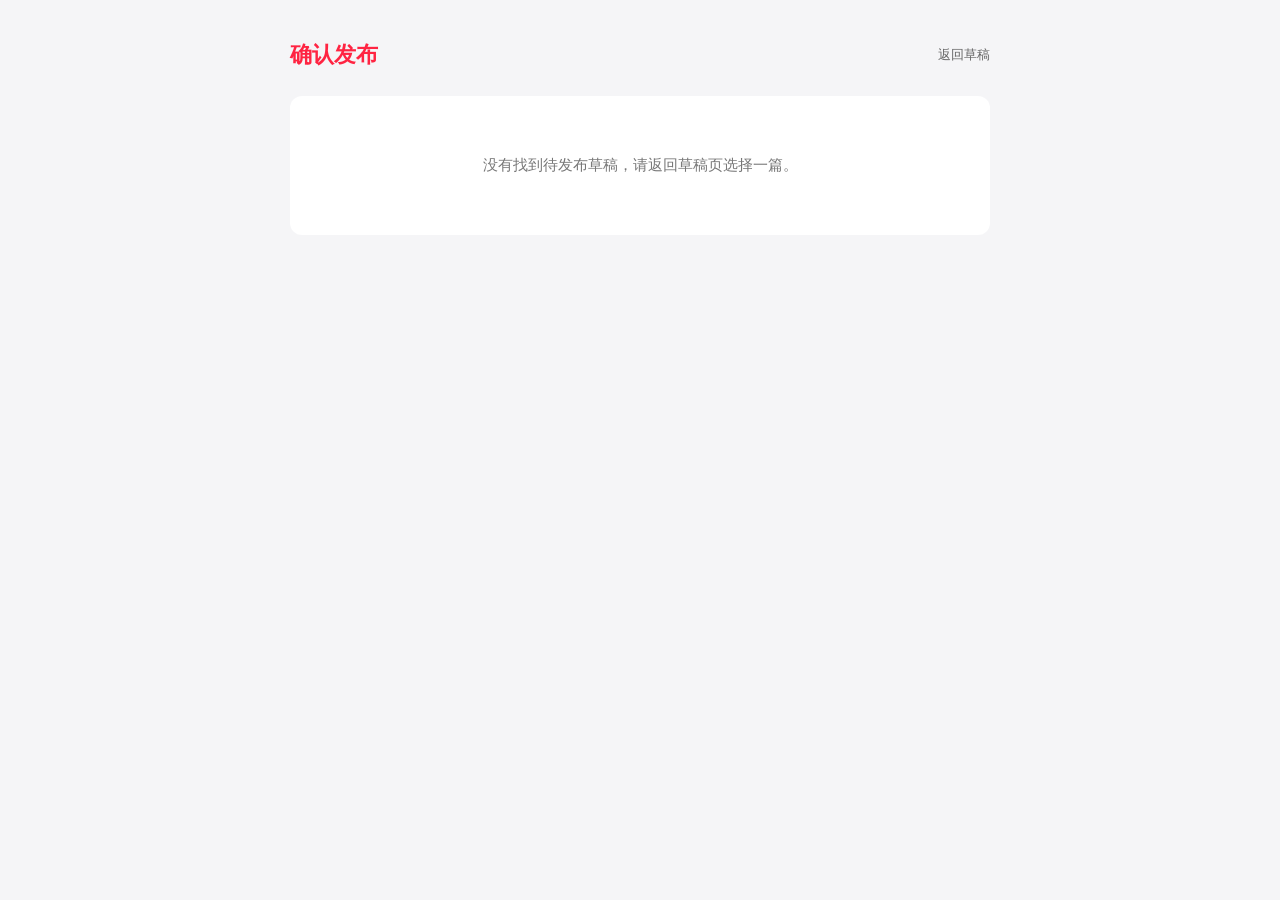
<file: static/publish.html>
<!DOCTYPE html>
<html lang="zh-CN">
<head>
  <meta charset="UTF-8" />
  <meta name="viewport" content="width=device-width, initial-scale=1.0" />
  <title>确认发布 · 小红书助手</title>
  <style>
    *,*::before,*::after{box-sizing:border-box;margin:0;padding:0}
    body{font-family:-apple-system,BlinkMacSystemFont,"PingFang SC","Microsoft YaHei",sans-serif;background:#f5f5f7;color:#1d1d1f;padding:40px 20px;min-height:100vh}
    .container{max-width:700px;margin:0 auto}
    .topbar{display:flex;align-items:center;justify-content:space-between;margin-bottom:26px}
    h1{font-size:22px;font-weight:700;color:#ff2442}
    .back{font-size:13px;color:#666;text-decoration:none}.back:hover{color:#ff2442}
    .card{background:#fff;border-radius:12px;padding:20px;margin-bottom:16px;box-shadow:0 1px 4px rgba(0,0,0,.06)}
    .card h2{font-size:15px;margin-bottom:12px}
    .label{font-size:12px;color:#777;margin-bottom:5px}
    .title{font-size:18px;font-weight:700;line-height:1.5;margin-bottom:12px}
    .body{white-space:pre-wrap;background:#fafafa;border:1px solid #eee;border-radius:8px;padding:12px;line-height:1.7;font-size:14px;margin-bottom:12px}
    .tags{display:flex;flex-wrap:wrap;gap:6px;margin-bottom:12px}
    .tag{background:#fff0f3;color:#ff2442;border-radius:6px;padding:3px 8px;font-size:12px}
    .hint{font-size:13px;color:#666;line-height:1.7;background:#f0f7ff;border-radius:8px;padding:10px 12px}
    .btn-row{display:flex;gap:10px;flex-wrap:wrap}
    .btn{flex:1;min-width:140px;padding:13px;border:none;border-radius:10px;font-size:15px;font-weight:700;cursor:pointer;text-align:center;text-decoration:none}
    .btn:hover{opacity:.86}.btn:disabled{opacity:.45;cursor:not-allowed}
    .btn-primary{background:#ff2442;color:#fff}
    .btn-outline{background:#fff;color:#1d1d1f;border:1.5px solid #ddd}
    .empty{text-align:center;padding:60px 20px;color:#777;font-size:15px;background:#fff;border-radius:12px}
    #toast{position:fixed;bottom:24px;left:50%;transform:translateX(-50%);background:#1d1d1f;color:#fff;padding:10px 22px;border-radius:10px;font-size:14px;display:none;z-index:999}
  </style>
</head>
<body>
<div class="container">
  <div class="topbar">
    <h1>确认发布</h1>
    <a class="back" href="/static/generate_results.html">返回草稿</a>
  </div>
  <div id="main"></div>
</div>
<div id="toast"></div>

<script>
  function esc(s){return String(s||'').replace(/&/g,'&amp;').replace(/</g,'&lt;').replace(/>/g,'&gt;')}
  function toast(msg,ms=2800){const t=document.getElementById('toast');t.textContent=msg;t.style.display='block';setTimeout(()=>t.style.display='none',ms)}
  function getSessionId(){return localStorage.getItem('xhs_session_id') || 'default'}
  function contentText(content){return [content.body, content.cta].filter(Boolean).join('\n\n')}

  const raw = localStorage.getItem('xhs_publish_item');
  const main = document.getElementById('main');

  if (!raw) {
    main.innerHTML = '<div class="empty">没有找到待发布草稿，请返回草稿页选择一篇。</div>';
  } else {
    const item = JSON.parse(raw);
    const content = item.content || {};
    const agentResult = item.agent_result || {};
    const index = item.candidate?.index || 1;

    main.innerHTML = `
      <div class="card">
        <h2>发布前预览</h2>
        <div class="label">标题</div>
        <div class="title">${esc(content.title)}</div>
        <div class="label">正文</div>
        <div class="body">${esc(contentText(content))}</div>
        <div class="label">标签</div>
        <div class="tags">${(content.hashtags||[]).map(t=>`<span class="tag">#${esc(t)}</span>`).join('')}</div>
        ${content.image_suggestion ? `<div class="label">配图建议</div><div class="hint">${esc(content.image_suggestion)}</div>` : ''}
      </div>
      <div class="card">
        <h2>发布确认</h2>
        <p class="hint">发布会通过后端 PublisherAgent 执行。当前项目的 PublisherAgent 还是模拟发布，用来验证确认发布流程。</p>
      </div>
      <div class="btn-row">
        <a class="btn btn-outline" href="/static/generate_results.html">继续修改</a>
        <button class="btn btn-primary" id="publishBtn">确认发布第${index}篇</button>
      </div>
    `;

    document.getElementById('publishBtn').addEventListener('click', async function(){
      this.disabled = true;
      const oldText = this.textContent;
      this.textContent = '发布中...';
      try {
        const resp = await fetch('/agent/run', {
          method: 'POST',
          headers: {'Content-Type':'application/json'},
          body: JSON.stringify({
            user_id: 'anonymous',
            session_id: getSessionId(),
            task_id: agentResult.task_id,
            user_message: `发布第${index}篇`
          })
        });
        if (!resp.ok) throw new Error((await resp.json()).detail || `HTTP ${resp.status}`);
        const result = await resp.json();
        if (result.failed) {
          throw new Error(result.error_message || '发布失败');
        }
        const publishId = result.publish_record && result.publish_record.publish_id;
        toast(publishId ? `模拟发布成功：${publishId}` : '模拟发布成功');
        this.textContent = publishId ? '模拟发布完成' : '已发布';
        localStorage.removeItem('xhs_publish_item');
      } catch(e) {
        toast('发布失败：' + e.message, 3600);
        this.disabled = false;
        this.textContent = oldText;
      }
    });
  }
</script>
</body>
</html>
</file>
<file: static/common.css>
/* 小红书内容 Agent — 公共样式 */

:root {
  --bg: #FAFAFA;
  --card: #FFFFFF;
  --border: #EBEBEB;
  --border-light: #F5F5F5;
  --text: #1A1A1A;
  --text-secondary: #6B6B6B;
  --text-muted: #A3A3A3;
  --brand: #FF2442;
  --brand-light: #FFF0F3;
  --brand-hover: #E01E3A;
  --success: #16A34A;
  --success-light: #F0FDF4;
  --warning: #F59E0B;
  --warning-light: #FFF8EB;
  --error: #DC2626;
  --error-light: #FEF2F2;
  --radius: 12px;
  --radius-sm: 8px;
  --font: -apple-system, BlinkMacSystemFont, "PingFang SC", "Microsoft YaHei", sans-serif;
}

*,*::before,*::after{box-sizing:border-box;margin:0;padding:0}

body {
  font-family: var(--font);
  font-size: 14px;
  line-height: 1.6;
  color: var(--text);
  background: var(--bg);
  -webkit-font-smoothing: antialiased;
  min-height: 100vh;
  padding: 32px 16px;
}

.container { max-width: 720px; margin: 0 auto; }

/* ── 排版 ── */
h1 { font-size: 22px; font-weight: 600; color: var(--text); }
h2 { font-size: 15px; font-weight: 500; color: var(--text); }

.page-header { margin-bottom: 28px; }
.page-header .subtitle { font-size: 13px; color: var(--text-secondary); margin-top: 2px; }

.section-label {
  font-size: 11px; font-weight: 600; letter-spacing: .05em;
  text-transform: uppercase; color: var(--text-muted);
  margin: 24px 0 10px;
}

/* ── 卡片 ── */
.card {
  background: var(--card);
  border: 1px solid var(--border);
  border-radius: var(--radius);
  padding: 20px;
  margin-bottom: 10px;
}

.card-list {
  background: var(--card);
  border: 1px solid var(--border);
  border-radius: var(--radius);
  overflow: hidden;
}

.card-list > * + * {
  border-top: 1px solid var(--border-light);
}

/* ── 表单 ── */
label {
  display: block;
  font-size: 13px;
  color: var(--text-secondary);
  margin-bottom: 4px;
}

input, textarea, select {
  width: 100%;
  border: 1px solid var(--border);
  border-radius: var(--radius-sm);
  padding: 8px 12px;
  font-size: 14px;
  font-family: inherit;
  color: var(--text);
  background: var(--bg);
  transition: border-color .15s, box-shadow .15s;
  resize: vertical;
}
input:focus, textarea:focus, select:focus {
  border-color: var(--brand);
  background: #FFFFFF;
  outline: none;
  box-shadow: 0 0 0 3px rgba(255,36,66,.08);
}
textarea { min-height: 80px; line-height: 1.6; }

.hint { font-size: 12px; color: var(--text-muted); margin-top: 4px; }

/* ── 按钮 ── */
.btn {
  display: inline-flex; align-items: center; justify-content: center; gap: 6px;
  padding: 8px 16px; border-radius: var(--radius-sm); font-size: 13px; font-weight: 500;
  cursor: pointer; border: none; transition: all .15s;
  text-decoration: none; color: inherit; font-family: inherit;
  white-space: nowrap;
}
.btn:disabled { opacity: .45; cursor: not-allowed; }

.btn-primary {
  background: var(--brand); color: #fff;
}
.btn-primary:hover:not(:disabled) { background: var(--brand-hover); }

.btn-secondary {
  background: var(--card); color: var(--text); border: 1px solid var(--border);
}
.btn-secondary:hover:not(:disabled) { background: #F5F5F5; }

.btn-success { background: var(--success); color: #fff; }
.btn-success:hover:not(:disabled) { background: #15803D; }

.btn-lg { padding: 12px 24px; font-size: 15px; font-weight: 600; border-radius: var(--radius); }
.btn-block { display: flex; width: 100%; }

/* ── 标签 ── */
.tag {
  display: inline-block; background: var(--brand-light); color: var(--brand);
  border-radius: 5px; padding: 2px 8px; font-size: 11px; font-weight: 500;
  white-space: nowrap;
}

/* ── 状态提示条 ── */
.status-bar {
  display: none; padding: 14px 18px; border-radius: var(--radius);
  font-size: 13px; line-height: 1.5; margin-top: 16px;
}
.status-bar.show { display: block; }
.status-bar.info { background: var(--warning-light); color: #92400E; }
.status-bar.success { background: var(--success-light); color: #166534; }
.status-bar.error { background: var(--error-light); color: #991B1B; }

/* ── 进度时间线 ── */
.timeline { position: relative; padding-left: 28px; }
.timeline::before {
  content: ''; position: absolute; left: 8px; top: 6px; bottom: 6px;
  width: 2px; background: var(--border);
}
.timeline-item {
  position: relative; padding: 8px 0 12px;
}
.timeline-item:last-child { padding-bottom: 0; }
.timeline-dot {
  position: absolute; left: -23px; top: 10px;
  width: 10px; height: 10px; border-radius: 50%; background: var(--border);
  border: 2px solid var(--bg);
}
.timeline-item.active .timeline-dot { background: var(--brand); box-shadow: 0 0 0 4px rgba(255,36,66,.15); }
.timeline-item.done .timeline-dot { background: var(--success); }
.timeline-item.error .timeline-dot { background: var(--error); }
.timeline-name { font-size: 13px; font-weight: 500; }
.timeline-detail { font-size: 12px; color: var(--text-secondary); margin-top: 1px; }
.timeline-item.active .timeline-name { color: var(--brand); }

/* ── 表格 ── */
.table-wrap { overflow-x: auto; border-radius: var(--radius); border: 1px solid var(--border); }
table { width: 100%; border-collapse: collapse; font-size: 13px; }
th { background: #FAFAFA; padding: 10px 12px; text-align: left; font-weight: 500; color: var(--text-secondary); border-bottom: 1px solid var(--border); white-space: nowrap; }
td { padding: 10px 12px; border-bottom: 1px solid var(--border-light); vertical-align: top; }
tr:last-child td { border-bottom: none; }
tr:hover td { background: #FAFAFA; }
.num { text-align: right; font-variant-numeric: tabular-nums; }
a { color: var(--brand); text-decoration: none; }
a:hover { text-decoration: underline; }

/* ── Toast ── */
#toast {
  position: fixed; bottom: 24px; left: 50%; transform: translateX(-50%);
  background: #1A1A1A; color: #fff; padding: 10px 22px;
  border-radius: 10px; font-size: 13px; z-index: 999;
  display: none; pointer-events: none;
}
#toast.show { display: block; animation: toastIn 200ms ease-out; }
@keyframes toastIn { from { opacity: 0; transform: translateX(-50%) translateY(8px); } to { opacity: 1; transform: translateX(-50%) translateY(0); } }

/* ── 网格 ── */
.row2 { display: grid; grid-template-columns: 1fr 1fr; gap: 12px; }
.row3 { display: grid; grid-template-columns: 1fr 1fr 1fr; gap: 12px; }

/* ── 辅助 ── */
.divider { height: 1px; background: var(--border-light); margin: 14px 0; }
.mt-3 { margin-top: 12px; }
.mt-4 { margin-top: 16px; }
.mb-3 { margin-bottom: 12px; }
.gap-2 { gap: 8px; }
.flex-between { display: flex; align-items: center; justify-content: space-between; }
.flex-center { display: flex; align-items: center; }
.flex-wrap { flex-wrap: wrap; }

/* ── 顶部栏 ── */
.topbar {
  display: flex; align-items: center; justify-content: space-between;
  margin-bottom: 24px; flex-wrap: wrap; gap: 12px;
}
.back-link { font-size: 13px; color: var(--text-secondary); text-decoration: none; }
.back-link:hover { color: var(--brand); }

/* ── MCP 状态条 ── */
.status-dot { width: 8px; height: 8px; border-radius: 50%; }
.status-dot.on { background: var(--success); }
.status-dot.off { background: var(--error); }

/* ── 自动化入口卡 ── */
.hero-card {
  display: block;
  background: linear-gradient(135deg, #FF2442, #FF5E7A);
  border-radius: 14px;
  padding: 24px;
  margin-bottom: 24px;
  color: #fff;
  text-decoration: none;
  transition: opacity .15s;
}
.hero-card:hover { opacity: .92; }
.hero-card .hero-title { font-size: 18px; font-weight: 600; margin-bottom: 4px; }
.hero-card .hero-desc { font-size: 13px; opacity: .85; line-height: 1.5; }
.hero-card .hero-cta {
  display: inline-block; margin-top: 12px;
  background: rgba(255,255,255,.2); border-radius: 8px;
  padding: 6px 16px; font-size: 13px; font-weight: 500;
}

/* ── 列表行 ── */
.list-row {
  display: flex; align-items: center; justify-content: space-between;
  padding: 16px 20px; text-decoration: none; color: inherit;
  transition: background .1s;
}
.list-row:hover { background: #FAFAFA; }
.list-row-icon {
  width: 36px; height: 36px; border-radius: 9px;
  background: var(--brand-light); color: var(--brand);
  display: flex; align-items: center; justify-content: center;
  font-size: 15px; font-weight: 600; flex-shrink: 0;
}

/* ── 响应式 ── */
@media (max-width: 640px) {
  body { padding: 16px 10px; }
  .container { max-width: 100%; }
  .row2, .row3 { grid-template-columns: 1fr; }
  .card { padding: 16px; border-radius: 10px; }
  .topbar { flex-direction: column; align-items: flex-start; }
  .btn-lg { padding: 10px 20px; font-size: 14px; }
}
</file>
